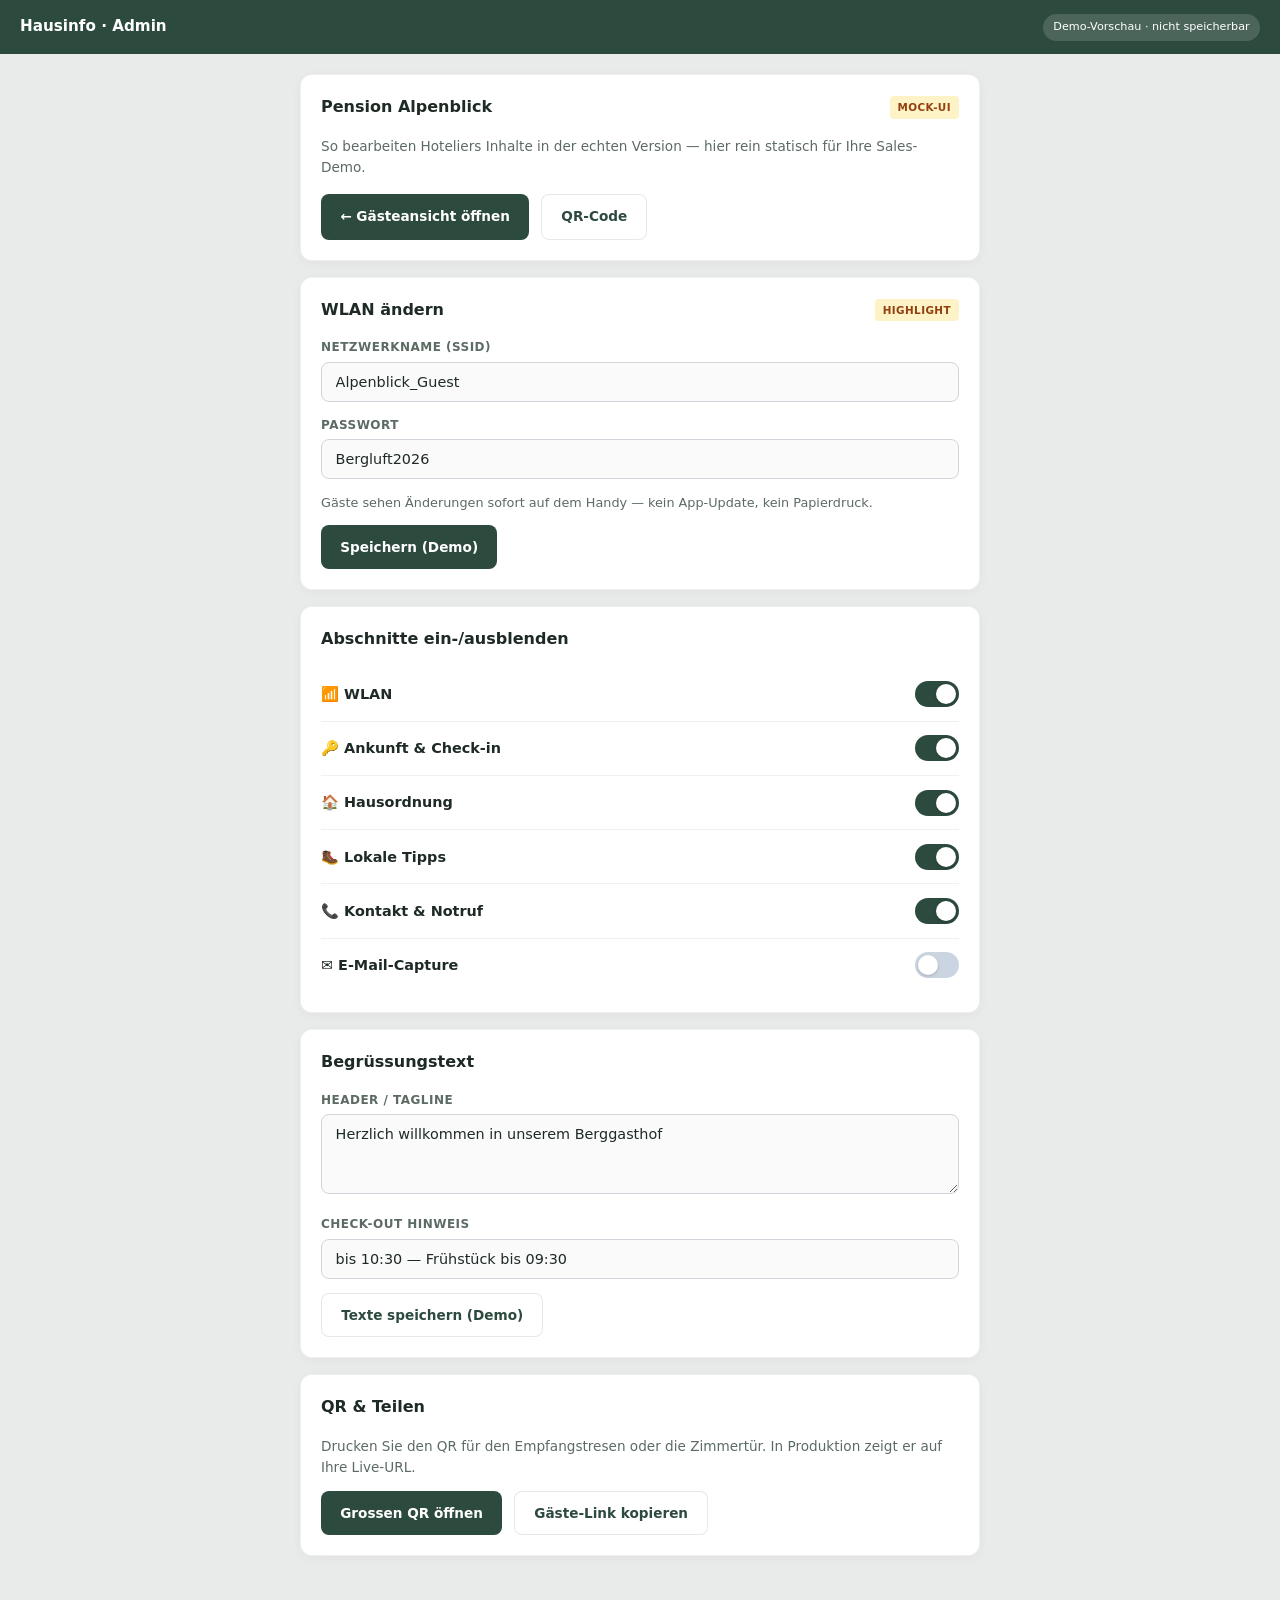
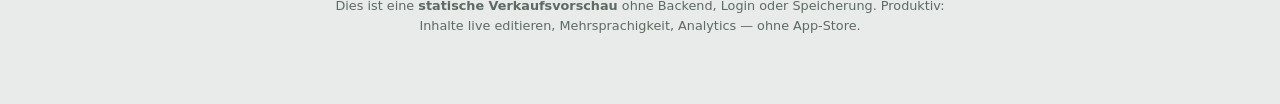
<file: admin-preview.html>
<!DOCTYPE html>
<html lang="de-CH">
<head>
  <meta charset="UTF-8" />
  <meta name="viewport" content="width=device-width, initial-scale=1" />
  <meta name="theme-color" content="#2d4a3e" />
  <title>Hausinfo Admin — Vorschau (Demo)</title>
  <link rel="stylesheet" href="styles.css" />
</head>
<body class="admin-body">
  <header class="admin-topbar">
    <span class="logo">Hausinfo · Admin</span>
    <span class="pill">Demo-Vorschau · nicht speicherbar</span>
  </header>

  <div class="admin-layout">
    <div class="admin-card">
      <h2>
        Pension Alpenblick
        <span class="mock-badge">Mock-UI</span>
      </h2>
      <p style="font-size:0.85rem;color:var(--muted);margin-bottom:1rem;">
        So bearbeiten Hoteliers Inhalte in der echten Version — hier rein statisch für Ihre Sales-Demo.
      </p>
      <div class="admin-actions">
        <a class="btn-admin" href="index.html">← Gästeansicht öffnen</a>
        <a class="btn-admin secondary" href="qr.html">QR-Code</a>
      </div>
    </div>

    <div class="admin-card">
      <h2>
        WLAN ändern
        <span class="mock-badge">Highlight</span>
      </h2>
      <div class="field-group">
        <label for="admin-ssid">Netzwerkname (SSID)</label>
        <input id="admin-ssid" type="text" value="Alpenblick_Guest" readonly />
      </div>
      <div class="field-group">
        <label for="admin-pass">Passwort</label>
        <input id="admin-pass" type="text" value="Bergluft2026" readonly />
      </div>
      <p style="font-size:0.8rem;color:var(--muted);margin-bottom:0.75rem;">
        Gäste sehen Änderungen sofort auf dem Handy — kein App-Update, kein Papierdruck.
      </p>
      <button type="button" class="btn-admin" id="fake-save-wifi">Speichern (Demo)</button>
    </div>

    <div class="admin-card">
      <h2>Abschnitte ein-/ausblenden</h2>
      <div class="section-toggle">
        <span>📶 WLAN</span>
        <div class="toggle-switch" aria-hidden="true"></div>
      </div>
      <div class="section-toggle">
        <span>🔑 Ankunft &amp; Check-in</span>
        <div class="toggle-switch" aria-hidden="true"></div>
      </div>
      <div class="section-toggle">
        <span>🏠 Hausordnung</span>
        <div class="toggle-switch" aria-hidden="true"></div>
      </div>
      <div class="section-toggle">
        <span>🥾 Lokale Tipps</span>
        <div class="toggle-switch" aria-hidden="true"></div>
      </div>
      <div class="section-toggle">
        <span>📞 Kontakt &amp; Notruf</span>
        <div class="toggle-switch" aria-hidden="true"></div>
      </div>
      <div class="section-toggle">
        <span>✉️ E-Mail-Capture</span>
        <div class="toggle-switch off" aria-hidden="true"></div>
      </div>
    </div>

    <div class="admin-card">
      <h2>Begrüssungstext</h2>
      <div class="field-group">
        <label for="admin-welcome">Header / Tagline</label>
        <textarea id="admin-welcome" readonly>Herzlich willkommen in unserem Berggasthof</textarea>
      </div>
      <div class="field-group">
        <label for="admin-checkout">Check-out Hinweis</label>
        <input id="admin-checkout" type="text" value="bis 10:30 — Frühstück bis 09:30" readonly />
      </div>
      <button type="button" class="btn-admin secondary" id="fake-save-copy">Texte speichern (Demo)</button>
    </div>

    <div class="admin-card">
      <h2>QR &amp; Teilen</h2>
      <p style="font-size:0.85rem;color:var(--muted);margin-bottom:0.85rem;">
        Drucken Sie den QR für den Empfangstresen oder die Zimmertür. In Produktion zeigt er auf Ihre Live-URL.
      </p>
      <div class="admin-actions">
        <a class="btn-admin" href="qr.html">Grossen QR öffnen</a>
        <button type="button" class="btn-admin secondary" id="fake-copy-link">Gäste-Link kopieren</button>
      </div>
    </div>

    <p class="admin-note">
      Dies ist eine <strong>statische Verkaufsvorschau</strong> ohne Backend, Login oder Speicherung.
      Produktiv: Inhalte live editieren, Mehrsprachigkeit, Analytics — ohne App-Store.
    </p>
  </div>

  <div id="toast" class="toast" role="status" aria-live="polite"></div>

  <script>
    (function () {
      function toast(msg) {
        var t = document.getElementById("toast");
        t.textContent = msg;
        t.classList.add("show");
        setTimeout(function () { t.classList.remove("show"); }, 2200);
      }
      var w = document.getElementById("fake-save-wifi");
      var c = document.getElementById("fake-save-copy");
      var l = document.getElementById("fake-copy-link");
      if (w) w.addEventListener("click", function () { toast("Gespeichert (Demo — keine Änderung)"); });
      if (c) c.addEventListener("click", function () { toast("Gespeichert (Demo — keine Änderung)"); });
      if (l) l.addEventListener("click", function () {
        var url = new URL("index.html", window.location.href).href;
        if (navigator.clipboard) {
          navigator.clipboard.writeText(url).then(function () { toast("Link kopiert"); });
        } else {
          toast(url);
        }
      });
    })();
  </script>
</body>
</html>
</file>
<file: styles.css>
/* Pension Alpenblick — Digital Gästemappe
   Warm wood / cream / soft forest green */

:root {
  --cream: #f7f3eb;
  --cream-dark: #efe8dc;
  --wood: #8b6914;
  --wood-deep: #5c4510;
  --wood-light: #c4a35a;
  --forest: #2d4a3e;
  --forest-mid: #3d6354;
  --forest-soft: #5a7d6e;
  --slate: #3a4540;
  --ink: #1e2a24;
  --muted: #5c6b63;
  --white: #ffffff;
  --card: #fffcf7;
  --border: rgba(45, 74, 62, 0.12);
  --shadow: 0 4px 24px rgba(30, 42, 36, 0.08);
  --shadow-lg: 0 12px 40px rgba(30, 42, 36, 0.12);
  --radius: 16px;
  --radius-sm: 10px;
  --font: "Segoe UI", "Helvetica Neue", system-ui, -apple-system, sans-serif;
  --font-display: Georgia, "Times New Roman", "Palatino Linotype", serif;
  --safe-bottom: env(safe-area-inset-bottom, 0px);
}

*, *::before, *::after { box-sizing: border-box; margin: 0; padding: 0; }

html {
  scroll-behavior: smooth;
  -webkit-text-size-adjust: 100%;
}

body {
  font-family: var(--font);
  background: var(--cream);
  color: var(--ink);
  line-height: 1.55;
  min-height: 100dvh;
  padding-bottom: calc(100px + var(--safe-bottom));
}

img { max-width: 100%; display: block; }
a { color: var(--forest); text-decoration: none; }
a:hover { text-decoration: underline; }
button { font-family: inherit; cursor: pointer; border: none; background: none; }
ul { list-style: none; }

/* —— Header —— */
.site-header {
  background: linear-gradient(165deg, var(--forest) 0%, var(--forest-mid) 55%, #2a4036 100%);
  color: var(--white);
  padding: 1.75rem 1.25rem 2.25rem;
  position: relative;
  overflow: hidden;
}

.site-header::after {
  content: "";
  position: absolute;
  inset: 0;
  background:
    radial-gradient(ellipse 80% 60% at 90% 10%, rgba(196, 163, 90, 0.18), transparent),
    radial-gradient(ellipse 50% 40% at 10% 90%, rgba(255, 255, 255, 0.06), transparent);
  pointer-events: none;
}

.header-inner { position: relative; z-index: 1; max-width: 480px; margin: 0 auto; }

.badge-row {
  display: flex;
  align-items: center;
  justify-content: space-between;
  gap: 0.75rem;
  margin-bottom: 1.25rem;
  flex-wrap: wrap;
}

.property-badge {
  display: inline-flex;
  align-items: center;
  gap: 0.4rem;
  font-size: 0.7rem;
  font-weight: 600;
  letter-spacing: 0.08em;
  text-transform: uppercase;
  opacity: 0.85;
  background: rgba(255,255,255,0.12);
  padding: 0.35rem 0.7rem;
  border-radius: 999px;
}

.updated {
  font-size: 0.75rem;
  opacity: 0.75;
}

.site-header h1 {
  font-family: var(--font-display);
  font-size: 1.85rem;
  font-weight: 400;
  letter-spacing: -0.02em;
  margin-bottom: 0.35rem;
}

.tagline {
  font-size: 0.95rem;
  opacity: 0.88;
  font-weight: 400;
}

.header-meta {
  display: flex;
  gap: 1rem;
  margin-top: 1.1rem;
  font-size: 0.8rem;
  opacity: 0.8;
  flex-wrap: wrap;
}

/* —— Sticky chips —— */
.chips-wrap {
  position: sticky;
  top: 0;
  z-index: 50;
  background: rgba(247, 243, 235, 0.92);
  backdrop-filter: blur(12px);
  -webkit-backdrop-filter: blur(12px);
  border-bottom: 1px solid var(--border);
  padding: 0.65rem 0;
}

.chips {
  display: flex;
  gap: 0.45rem;
  overflow-x: auto;
  padding: 0 1rem;
  max-width: 520px;
  margin: 0 auto;
  scrollbar-width: none;
  -webkit-overflow-scrolling: touch;
}

.chips::-webkit-scrollbar { display: none; }

.chip {
  flex-shrink: 0;
  padding: 0.55rem 1rem;
  border-radius: 999px;
  font-size: 0.85rem;
  font-weight: 600;
  color: var(--forest);
  background: var(--white);
  border: 1px solid var(--border);
  box-shadow: 0 1px 3px rgba(0,0,0,0.04);
  transition: background 0.2s, color 0.2s, border-color 0.2s;
  white-space: nowrap;
  min-height: 44px;
  display: inline-flex;
  align-items: center;
}

.chip:hover, .chip:focus-visible {
  background: var(--forest);
  color: var(--white);
  border-color: var(--forest);
  text-decoration: none;
  outline: none;
}

.chip.active {
  background: var(--forest);
  color: var(--white);
  border-color: var(--forest);
}

/* —— Main —— */
main {
  max-width: 480px;
  margin: 0 auto;
  padding: 1.25rem 1rem 2rem;
}

section {
  scroll-margin-top: 72px;
  margin-bottom: 1.75rem;
}

.section-title {
  font-family: var(--font-display);
  font-size: 1.35rem;
  color: var(--forest);
  margin-bottom: 0.85rem;
  font-weight: 400;
}

/* —— Cards —— */
.card {
  background: var(--card);
  border-radius: var(--radius);
  border: 1px solid var(--border);
  box-shadow: var(--shadow);
  padding: 1.25rem;
  margin-bottom: 0.85rem;
}

.card-title {
  font-size: 1rem;
  font-weight: 700;
  color: var(--ink);
  margin-bottom: 0.5rem;
  display: flex;
  align-items: center;
  gap: 0.5rem;
}

.card-title .icon {
  font-size: 1.15rem;
  line-height: 1;
}

.card p, .card li {
  font-size: 0.925rem;
  color: var(--slate);
}

.card p + p { margin-top: 0.5rem; }

.card ul {
  display: flex;
  flex-direction: column;
  gap: 0.45rem;
}

.card ul li {
  padding-left: 1.1rem;
  position: relative;
}

.card ul li::before {
  content: "";
  position: absolute;
  left: 0;
  top: 0.55em;
  width: 6px;
  height: 6px;
  border-radius: 50%;
  background: var(--wood-light);
}

/* —— WiFi dominant card —— */
.wifi-card {
  background: linear-gradient(145deg, var(--forest) 0%, var(--forest-mid) 100%);
  color: var(--white);
  border: none;
  box-shadow: var(--shadow-lg);
  padding: 1.5rem;
  position: relative;
  overflow: hidden;
}

.wifi-card::before {
  content: "";
  position: absolute;
  top: -40%;
  right: -20%;
  width: 180px;
  height: 180px;
  background: radial-gradient(circle, rgba(196,163,90,0.25), transparent 70%);
  pointer-events: none;
}

.wifi-card .card-title {
  color: var(--white);
  font-size: 1.15rem;
  margin-bottom: 1rem;
}

.wifi-row {
  display: flex;
  flex-direction: column;
  gap: 0.75rem;
  position: relative;
}

.wifi-field {
  background: rgba(255,255,255,0.12);
  border-radius: var(--radius-sm);
  padding: 0.85rem 1rem;
}

.wifi-label {
  font-size: 0.7rem;
  text-transform: uppercase;
  letter-spacing: 0.06em;
  opacity: 0.75;
  margin-bottom: 0.2rem;
  font-weight: 600;
}

.wifi-value {
  font-size: 1.15rem;
  font-weight: 700;
  letter-spacing: 0.02em;
  word-break: break-all;
  font-variant-numeric: tabular-nums;
}

.btn-copy {
  display: flex;
  align-items: center;
  justify-content: center;
  gap: 0.5rem;
  width: 100%;
  min-height: 52px;
  margin-top: 1rem;
  padding: 0.85rem 1.25rem;
  background: var(--cream);
  color: var(--forest);
  font-weight: 700;
  font-size: 1rem;
  border-radius: var(--radius-sm);
  transition: transform 0.15s, background 0.15s;
  position: relative;
  z-index: 1;
}

.btn-copy:active { transform: scale(0.98); }
.btn-copy:hover { background: var(--white); }

.wifi-hint {
  margin-top: 0.85rem;
  font-size: 0.8rem;
  opacity: 0.8;
  text-align: center;
  position: relative;
}

/* —— Info grid —— */
.info-grid {
  display: grid;
  grid-template-columns: 1fr 1fr;
  gap: 0.75rem;
}

.info-tile {
  background: var(--card);
  border: 1px solid var(--border);
  border-radius: var(--radius-sm);
  padding: 1rem;
  box-shadow: var(--shadow);
}

.info-tile .label {
  font-size: 0.7rem;
  text-transform: uppercase;
  letter-spacing: 0.05em;
  color: var(--muted);
  font-weight: 700;
  margin-bottom: 0.25rem;
}

.info-tile .value {
  font-size: 1.05rem;
  font-weight: 700;
  color: var(--forest);
}

.info-tile .sub {
  font-size: 0.8rem;
  color: var(--muted);
  margin-top: 0.15rem;
}

/* —— Tips —— */
.tips-list {
  display: flex;
  flex-direction: column;
  gap: 0.75rem;
}

.tip {
  display: flex;
  gap: 0.9rem;
  background: var(--card);
  border: 1px solid var(--border);
  border-radius: var(--radius);
  padding: 1rem 1.1rem;
  box-shadow: var(--shadow);
}

.tip-emoji {
  font-size: 1.5rem;
  flex-shrink: 0;
  width: 2.5rem;
  height: 2.5rem;
  display: flex;
  align-items: center;
  justify-content: center;
  background: var(--cream-dark);
  border-radius: 12px;
}

.tip h3 {
  font-size: 0.95rem;
  font-weight: 700;
  margin-bottom: 0.2rem;
  color: var(--ink);
}

.tip p {
  font-size: 0.85rem;
  color: var(--muted);
}

/* —— Contact actions —— */
.action-row {
  display: grid;
  grid-template-columns: 1fr 1fr;
  gap: 0.75rem;
}

.action-btn {
  display: flex;
  flex-direction: column;
  align-items: center;
  justify-content: center;
  gap: 0.35rem;
  min-height: 72px;
  padding: 1rem;
  border-radius: var(--radius);
  font-weight: 700;
  font-size: 0.9rem;
  transition: transform 0.15s, opacity 0.15s;
  text-decoration: none;
}

.action-btn:active { transform: scale(0.98); }
.action-btn:hover { text-decoration: none; opacity: 0.92; }

.action-btn.call {
  background: var(--forest);
  color: var(--white);
}

.action-btn.maps {
  background: var(--cream-dark);
  color: var(--forest);
  border: 1px solid var(--border);
}

.action-btn .ab-icon { font-size: 1.35rem; }

.contact-details {
  margin-top: 1rem;
  font-size: 0.9rem;
  color: var(--muted);
  text-align: center;
  line-height: 1.7;
}

.emergency {
  background: #faf6f0;
  border-left: 4px solid var(--wood);
  border-radius: 0 var(--radius-sm) var(--radius-sm) 0;
  padding: 1rem 1.1rem;
  margin-top: 0.85rem;
}

.emergency strong {
  display: block;
  color: var(--wood-deep);
  margin-bottom: 0.35rem;
  font-size: 0.9rem;
}

.emergency p {
  font-size: 0.85rem;
  color: var(--slate);
}

.emergency a {
  font-weight: 700;
  color: var(--wood-deep);
}

/* —— Email capture —— */
.email-strip {
  position: fixed;
  bottom: 0;
  left: 0;
  right: 0;
  z-index: 40;
  background: var(--white);
  border-top: 1px solid var(--border);
  box-shadow: 0 -8px 32px rgba(30, 42, 36, 0.1);
  padding: 0.85rem 1rem calc(0.85rem + var(--safe-bottom));
}

.email-strip-inner {
  max-width: 480px;
  margin: 0 auto;
}

.email-strip h3 {
  font-size: 0.8rem;
  font-weight: 700;
  color: var(--forest);
  margin-bottom: 0.5rem;
}

.email-form {
  display: flex;
  flex-direction: column;
  gap: 0.5rem;
}

.email-row {
  display: flex;
  gap: 0.5rem;
}

.email-form input[type="email"] {
  flex: 1;
  min-height: 44px;
  padding: 0.6rem 0.9rem;
  border: 1px solid var(--border);
  border-radius: var(--radius-sm);
  font-size: 0.9rem;
  background: var(--cream);
  color: var(--ink);
  outline: none;
}

.email-form input[type="email"]:focus {
  border-color: var(--forest-soft);
  box-shadow: 0 0 0 3px rgba(45, 74, 62, 0.12);
}

.btn-submit {
  min-height: 44px;
  padding: 0.6rem 1.1rem;
  background: var(--forest);
  color: var(--white);
  font-weight: 700;
  font-size: 0.85rem;
  border-radius: var(--radius-sm);
  white-space: nowrap;
  flex-shrink: 0;
}

.btn-submit:disabled { opacity: 0.5; cursor: not-allowed; }

.gdpr {
  display: flex;
  align-items: flex-start;
  gap: 0.5rem;
  font-size: 0.7rem;
  color: var(--muted);
  line-height: 1.4;
}

.gdpr input {
  margin-top: 0.15rem;
  width: 16px;
  height: 16px;
  accent-color: var(--forest);
  flex-shrink: 0;
}

.thank-you {
  text-align: center;
  padding: 0.5rem 0;
  color: var(--forest);
  font-weight: 600;
  font-size: 0.95rem;
}

.thank-you.hidden, .email-form.hidden { display: none; }

/* —— Hotelier banner —— */
.hotelier-banner {
  max-width: 480px;
  margin: 0 auto 1.5rem;
  padding: 0 1rem;
}

.hotelier-inner {
  background: linear-gradient(135deg, #1e2a24 0%, #2d4a3e 100%);
  color: var(--white);
  border-radius: var(--radius);
  padding: 1.15rem 1.25rem;
  display: flex;
  align-items: center;
  gap: 1rem;
  box-shadow: var(--shadow);
}

.hotelier-qr {
  flex-shrink: 0;
  width: 72px;
  height: 72px;
  background: var(--white);
  border-radius: 8px;
  padding: 4px;
  display: flex;
  align-items: center;
  justify-content: center;
}

.hotelier-qr img, .hotelier-qr canvas {
  width: 100%;
  height: 100%;
  border-radius: 4px;
}

.hotelier-text h3 {
  font-size: 0.85rem;
  font-weight: 700;
  margin-bottom: 0.25rem;
  color: var(--wood-light);
}

.hotelier-text p {
  font-size: 0.75rem;
  opacity: 0.85;
  line-height: 1.4;
}

.hotelier-text a {
  color: var(--wood-light);
  font-weight: 600;
  text-decoration: underline;
}

/* —— Toast —— */
.toast {
  position: fixed;
  top: 80px;
  left: 50%;
  transform: translateX(-50%) translateY(-20px);
  background: var(--ink);
  color: var(--white);
  padding: 0.75rem 1.35rem;
  border-radius: 999px;
  font-weight: 700;
  font-size: 0.9rem;
  z-index: 100;
  opacity: 0;
  pointer-events: none;
  transition: opacity 0.25s, transform 0.25s;
  box-shadow: var(--shadow-lg);
  white-space: nowrap;
}

.toast.show {
  opacity: 1;
  transform: translateX(-50%) translateY(0);
}

/* —— Footer —— */
.site-footer {
  text-align: center;
  padding: 1rem;
  font-size: 0.75rem;
  color: var(--muted);
  max-width: 480px;
  margin: 0 auto;
}

.site-footer a { color: var(--forest-soft); }

/* —— Admin preview —— */
.admin-body {
  background: #e8ebe9;
  padding-bottom: 2rem;
}

.admin-topbar {
  background: var(--forest);
  color: white;
  padding: 0.85rem 1.25rem;
  display: flex;
  align-items: center;
  justify-content: space-between;
  position: sticky;
  top: 0;
  z-index: 20;
}

.admin-topbar .logo {
  font-weight: 700;
  font-size: 0.95rem;
}

.admin-topbar .pill {
  font-size: 0.7rem;
  background: rgba(255,255,255,0.15);
  padding: 0.3rem 0.65rem;
  border-radius: 999px;
}

.admin-layout {
  max-width: 720px;
  margin: 0 auto;
  padding: 1.25rem;
}

.admin-card {
  background: white;
  border-radius: 12px;
  border: 1px solid rgba(0,0,0,0.06);
  padding: 1.25rem;
  margin-bottom: 1rem;
  box-shadow: 0 2px 12px rgba(0,0,0,0.04);
}

.admin-card h2 {
  font-size: 1rem;
  margin-bottom: 1rem;
  color: var(--ink);
  display: flex;
  align-items: center;
  justify-content: space-between;
}

.admin-card .mock-badge {
  font-size: 0.65rem;
  background: #fef3c7;
  color: #92400e;
  padding: 0.2rem 0.5rem;
  border-radius: 4px;
  font-weight: 700;
  text-transform: uppercase;
  letter-spacing: 0.04em;
}

.field-group {
  margin-bottom: 0.85rem;
}

.field-group label {
  display: block;
  font-size: 0.75rem;
  font-weight: 700;
  color: var(--muted);
  margin-bottom: 0.3rem;
  text-transform: uppercase;
  letter-spacing: 0.04em;
}

.field-group input,
.field-group textarea {
  width: 100%;
  padding: 0.7rem 0.85rem;
  border: 1px solid #d1d5db;
  border-radius: 8px;
  font-size: 0.9rem;
  font-family: inherit;
  background: #fafafa;
  color: var(--ink);
}

.field-group textarea { min-height: 80px; resize: vertical; }

.section-toggle {
  display: flex;
  align-items: center;
  justify-content: space-between;
  padding: 0.85rem 0;
  border-bottom: 1px solid #f0f0f0;
  font-size: 0.9rem;
  font-weight: 600;
}

.section-toggle:last-child { border-bottom: none; }

.toggle-switch {
  width: 44px;
  height: 26px;
  background: var(--forest);
  border-radius: 999px;
  position: relative;
  flex-shrink: 0;
}

.toggle-switch::after {
  content: "";
  position: absolute;
  width: 20px;
  height: 20px;
  background: white;
  border-radius: 50%;
  top: 3px;
  right: 3px;
  box-shadow: 0 1px 3px rgba(0,0,0,0.2);
}

.toggle-switch.off { background: #cbd5e1; }
.toggle-switch.off::after { right: auto; left: 3px; }

.btn-admin {
  display: inline-flex;
  align-items: center;
  gap: 0.4rem;
  padding: 0.7rem 1.2rem;
  background: var(--forest);
  color: white;
  font-weight: 700;
  font-size: 0.85rem;
  border-radius: 8px;
  min-height: 44px;
}

.btn-admin.secondary {
  background: white;
  color: var(--forest);
  border: 1px solid var(--border);
}

.admin-actions {
  display: flex;
  gap: 0.75rem;
  flex-wrap: wrap;
  margin-top: 0.5rem;
}

.admin-note {
  text-align: center;
  font-size: 0.8rem;
  color: var(--muted);
  margin-top: 1.5rem;
  padding: 1rem;
}

/* —— QR print page —— */
.qr-page {
  min-height: 100dvh;
  display: flex;
  flex-direction: column;
  align-items: center;
  justify-content: center;
  padding: 2rem 1.5rem;
  background: var(--cream);
  text-align: center;
}

.qr-page h1 {
  font-family: var(--font-display);
  font-size: 1.75rem;
  color: var(--forest);
  margin-bottom: 0.35rem;
}

.qr-page .subtitle {
  color: var(--muted);
  margin-bottom: 1.75rem;
  font-size: 0.95rem;
}

.qr-frame {
  background: white;
  padding: 1.5rem;
  border-radius: 20px;
  box-shadow: var(--shadow-lg);
  border: 1px solid var(--border);
  margin-bottom: 1.5rem;
}

.qr-frame #qr-large {
  width: 260px;
  height: 260px;
  margin: 0 auto;
}

.qr-frame #qr-large img,
.qr-frame #qr-large canvas {
  width: 100% !important;
  height: 100% !important;
}

.qr-caption {
  font-size: 0.85rem;
  color: var(--muted);
  max-width: 320px;
  line-height: 1.5;
}

.qr-caption code {
  background: var(--cream-dark);
  padding: 0.15rem 0.4rem;
  border-radius: 4px;
  font-size: 0.8rem;
}

.qr-print-hint {
  margin-top: 2rem;
  font-size: 0.75rem;
  color: var(--muted);
}

@media print {
  .qr-print-hint, .no-print { display: none !important; }
  .qr-page { padding: 0; }
  body { background: white; }
}

@media (min-width: 520px) {
  .site-header { padding: 2rem 1.5rem 2.5rem; }
  .site-header h1 { font-size: 2.1rem; }
}
</file>
